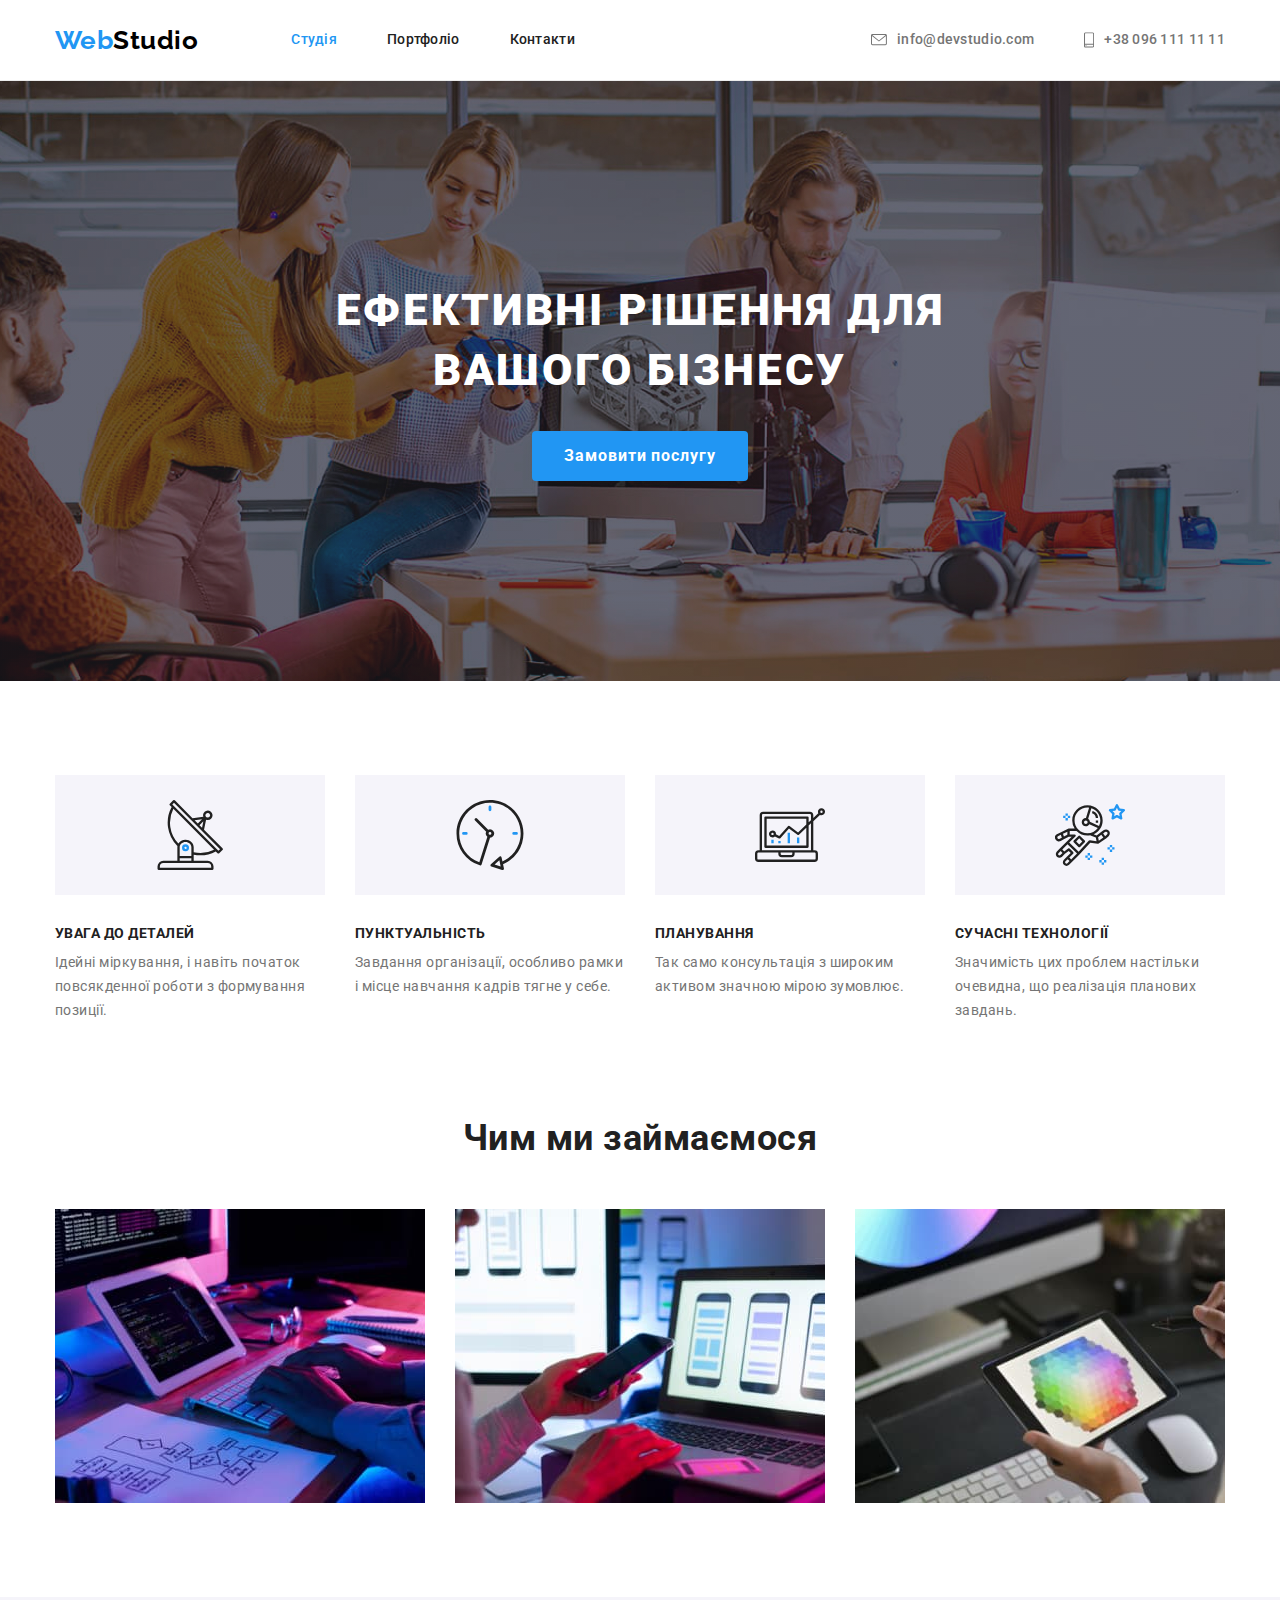
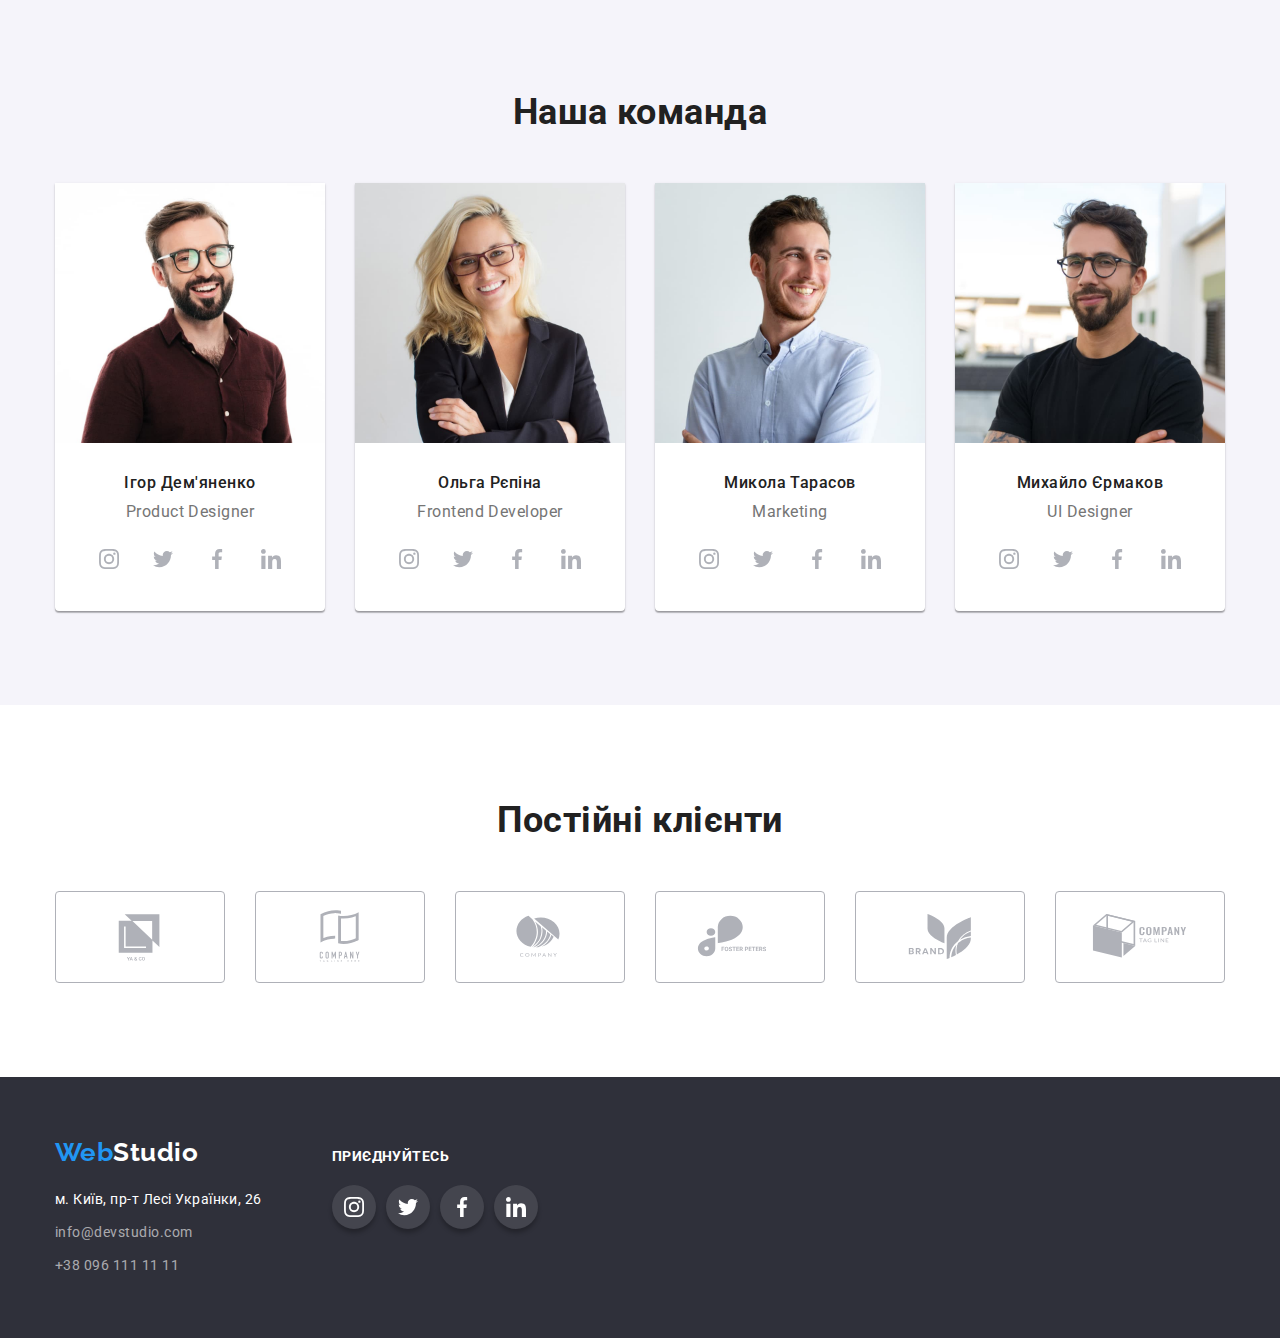
<file: index.html>
<!DOCTYPE html>
<html lang="uk">
<head>
  <meta charset="UTF-8">
  <meta http-equiv="X-UA-Compatible" content="IE=edge">
  <meta name="viewport" content="width=device-width, initial-scale=1.0">
  <title>Студія</title>
  <link href="https://fonts.googleapis.com/css2?family=Raleway:wght@700&family=Roboto:wght@400;500;700;900&display=swap"
    rel="stylesheet">
  <link rel="stylesheet" href="https://cdnjs.cloudflare.com/ajax/libs/modern-normalize/1.1.0/modern-normalize.min.css">
  <link rel="stylesheet" href="./css/style.css">
</head>
<body>

  <!--Шапка сайту-->
  <header class="page-header">
    <div class="container main-site">
      <nav class="nav-site">
        <a href="#" lang="en" class="logo-header">
          <span class="logo-web">Web</span>Studio
        </a>
        <ul class="nav-header  list">
          <li class="item"><a href="" class="link-current">Студія</a></li>
          <li class="item"><a href="./portfolio.html" class="link">Портфоліо</a></li>
          <li class="item"><a href="" class="link">Контакти</a></li>
        </ul>
      </nav>
      <ul class="com-header list">
        <li class="item">
          <a href="mailto:info@devstudio.com" class="link icon">
              <svg class="icon-mail" width="16" height="12">
                <use href="./images/icons.svg#icon-mail"></use>
              </svg>
            info@devstudio.com 
          </a>
        </li>
        <li class="item">
          <a href="tel:+380961111111" class="link icon">
            <svg class="icon-phone" width="10" height="16">
              <use href="./images/icons.svg#icon-phone"></use>
            </svg>
            +38 096 111 11 11
          </a>
        </li>
      </ul>
    </div>
    
  </header>
  <main>
    <!--Герой-->
    <div>
      <section class="hero">
        <div class="container ">
          <h1 class="hero-title">Ефективні рішення для<br> вашого бізнесу</h1>
          <button type="button" class="button-hero">Замовити послугу</button>
        </div>
      </section>
    </div>
    <!--Особливості-->
    <section class="section-features">
      <div class="container">
        <h2 class="visually-hidden">Особливості</h2>

        <ul class="features list">
          <li class="feature-item">
            <div class="icon-features">
              <svg class="icon-antenna" width="70" height="70">
                <use href="./images/icons.svg#icon-antenna"></use>
              </svg>
            </div>
            <h3 class="title">УВАГА ДО ДЕТАЛЕЙ</h3>
            <p class="text">Ідейні міркування, і навіть початок повсякденної роботи з формування позиції.</p>
          </li>
          <li class="feature-item">
            <div class="icon-features">
              <svg class="icon-clock" width="70" height="70">
                <use href="./images/icons.svg#icon-clock"></use>
              </svg>
            </div>
            <h3 class="title">ПУНКТУАЛЬНІСТЬ</h3>
            <p class="text">Завдання організації, особливо рамки і місце навчання кадрів тягне у себе.</p>
          </li>
          <li class="feature-item">
            <div class="icon-features">
              <svg class="icon-diagram" width="70" height="70">
                <use href="./images/icons.svg#icon-diagram"></use>
              </svg>
            </div>
            <h3 class="title">ПЛАНУВАННЯ</h3>
            <p class="text">Так само консультація з широким активом значною мірою зумовлює.</p>
          </li>
          <li class="feature-item">
            <div class="icon-features">
              <svg class="icon-astronaut" width="70" height="70">
                <use href="./images/icons.svg#icon-astronaut"></use>
              </svg>
            </div>
              <h3 class="title">СУЧАСНІ ТЕХНОЛОГІЇ</h3>
              <p class="text">Значимість цих проблем настільки очевидна, що реалізація планових завдань.</p>
          </li>
        </ul>
      </div>
    </section>
    <!--Чим займаемося-->
    <section class="section">
      <div class="container">
        <h2 class="section-title">Чим ми займаємося</h2>
        <ul class="work list">
          <li class="work-item"><img src="./images/box1.jpg" alt="робота на планшеті" width="370"></li>
          <li class="work-item"><img src="./images/box2.jpg" alt="робота на ноутбуці" width="370"></li>
          <li class="work-item"><img src="./images/box3.jpg" alt="робота з електронним перо" width="370"></li>
        </ul>
      </div>
    </section>
    <!--Команда-->
    <section class="section section-staff">
      <div class="container">
        <h2 class="section-title">Наша команда</h2>
        <ul class="staff list">
          <li class="staff-item">
            <img src="./images/img.jpg" alt="хлопець в темній сорочці" width="270">
            <div class="staff-border">
              <h3 class="title">Ігор Дем'яненко</h3>
              <p class="text" lang="en">Product Designer</p>


              <ul class="staff-soc-list list">
                <li class="staff-soc-item">
                  <a href="#" class="staff-soc-link">
                    <svg class="staff-soc-icon" width="20" height="20">
                      <use href="./images/icons.svg#icon-instagram"></use>
                    </svg>
                  </a>
                </li>
                <li class="staff-soc-item">
                  <a href="#" class="staff-soc-link">
                    <svg class="staff-soc-icon" width="20" height="20">
                      <use href="./images/icons.svg#icon-twitter"></use>
                    </svg>
                  </a>
                </li>
                <li class="staff-soc-item">
                  <a href="#" class="staff-soc-link">
                    <svg class="staff-soc-icon" width="20" height="20">
                      <use href="./images/icons.svg#icon-facebook"></use>
                    </svg>
                  </a>
                </li>
                <li class="staff-soc-item">
                  <a href="#" class="staff-soc-link">
                    <svg class="staff-soc-icon" width="20" height="20">
                      <use href="./images/icons.svg#icon-linkedin"></use>
                    </svg>
                  </a>
                </li>
              </ul>
            </div>
          </li>
          <li class="staff-item">
            <img src="./images/img(1).jpg" alt="дивчина" width="270">
            <div class="staff-border">
              <h3 class="title">Ольга Рєпіна</h3>
              <p class="text" lang="en">Frontend Developer</p>
              <ul class="staff-soc-list list">
                <li class="staff-soc-item">
                  <a href="#" class="staff-soc-link">
                    <svg class="staff-soc-icon" width="20" height="20">
                      <use href="./images/icons.svg#icon-instagram"></use>
                    </svg>
                  </a>
                </li>
                <li class="staff-soc-item">
                  <a href="#" class="staff-soc-link">
                    <svg class="staff-soc-icon" width="20" height="20">
                      <use href="./images/icons.svg#icon-twitter"></use>
                    </svg>
                  </a>
                </li>
                <li class="staff-soc-item">
                  <a href="#" class="staff-soc-link">
                    <svg class="staff-soc-icon" width="20" height="20">
                      <use href="./images/icons.svg#icon-facebook"></use>
                    </svg>
                  </a>
                </li>
                <li class="staff-soc-item">
                  <a href="#" class="staff-soc-link">
                    <svg class="staff-soc-icon" width="20" height="20">
                      <use href="./images/icons.svg#icon-linkedin"></use>
                    </svg>
                  </a>
                </li>
              </ul>
            </div>
          </li>
          <li class="staff-item">
            <img src="./images/img(2).jpg" alt="хлопець у світлій сорочці" width="270">
            <div class="staff-border">
              <h3 class="title">Микола Тарасов</h3>
              <p class="text" lang="en">Marketing</p>
              <ul class="staff-soc-list list">
                <li class="staff-soc-item">
                  <a href="#" class="staff-soc-link">
                    <svg class="staff-soc-icon" width="20" height="20">
                      <use href="./images/icons.svg#icon-instagram"></use>
                    </svg>
                  </a>
                </li>
                <li class="staff-soc-item">
                  <a href="#" class="staff-soc-link">
                    <svg class="staff-soc-icon" width="20" height="20">
                      <use href="./images/icons.svg#icon-twitter"></use>
                    </svg>
                  </a>
                </li>
                <li class="staff-soc-item">
                  <a href="#" class="staff-soc-link">
                    <svg class="staff-soc-icon" width="20" height="20">
                      <use href="./images/icons.svg#icon-facebook"></use>
                    </svg>
                  </a>
                </li>
                <li class="staff-soc-item">
                  <a href="#" class="staff-soc-link">
                    <svg class="staff-soc-icon" width="20" height="20">
                      <use href="./images/icons.svg#icon-linkedin"></use>
                    </svg>
                  </a>
                </li>
              </ul>
            </div>
          </li>
          <li class="staff-item">
            <img src="./images/img(3).jpg" alt="хлопець в чорній футболці" width="270">
            <div class="staff-border">
              <h3 class="title">Михайло Єрмаков</h3>
              <p class="text" lang="en">UI Designer</p>
              <ul class="staff-soc-list list">
                <li class="staff-soc-item">
                  <a href="#" class="staff-soc-link">
                    <svg class="staff-soc-icon" width="20" height="20">
                      <use href="./images/icons.svg#icon-instagram"></use>
                    </svg>
                  </a>
                </li>
                <li class="staff-soc-item">
                  <a href="#" class="staff-soc-link">
                    <svg class="staff-soc-icon" width="20" height="20">
                      <use href="./images/icons.svg#icon-twitter"></use>
                    </svg>
                  </a>
                </li>
                <li class="staff-soc-item">
                  <a href="#" class="staff-soc-link">
                    <svg class="staff-soc-icon" width="20" height="20">
                      <use href="./images/icons.svg#icon-facebook"></use>
                    </svg>
                  </a>
                </li>
                <li class="staff-soc-item">
                  <a href="#" class="staff-soc-link">
                    <svg class="staff-soc-icon" width="20" height="20">
                      <use href="./images/icons.svg#icon-linkedin"></use>
                    </svg>
                  </a>
                </li>
              </ul>
            </div>
          </li>
        </ul>
      </div>
    </section>
    <!--Постійні клиенти-->
    <section class="section">
      <div class="container">
        <h2 class="section-title">Постійні клієнти</h2>
        <ul class="clients-list list">
          <li class="client-item">
            <a href="#" class="client-link">
              <svg class="client-icon" width="106" height="60">
                <use href="./images/icons.svg#icon-client1"></use>
              </svg>
            </a>
              
          </li>
          <li class="client-item">
            <a href="#" class="client-link">
              <svg class="client-icon" width="106" height="60">
                <use href="./images/icons.svg#icon-client2"></use>
              </svg>
            </a>
              
          </li>
          <li class="client-item">
            <a href="#" class="client-link">
              <svg class="client-icon" width="106" height="60">
                <use href="./images/icons.svg#icon-client3"></use>
              </svg>
            </a>
              
          </li>
          <li class="client-item">
            <a href="#" class="client-link">
              <svg class="client-icon" width="106" height="60">
                <use href="./images/icons.svg#icon-client4"></use>
              </svg>
            </a>
              
          </li>
          <li class="client-item">
            <a href="#" class="client-link">
              <svg class="client-icon" width="106" height="60">
                <use href="./images/icons.svg#icon-client5"></use>
              </svg>
            </a>
              
          </li>
          <li class="client-item">
            <a href="#" class="client-link">
              <svg class="client-icon" width="106" height="60">
                <use href="./images/icons.svg#icon-client6"></use>
              </svg>
            </a>
              
          </li>
        </ul>
      </div>
    </section>
  </main>
  <!--Футер-->
  <footer class="bcg-footer">
    <div class="container footer-box">
      <div>
        <a href="#" lang="en" class="logo-footer">
          <span class="logo-web">Web</span>Studio
        </a>
        <address>
          <ul class="list">
            <li class="addr-footer">
              <p class="text">м. Київ, пр-т Лесі Українки, 26</p>
            </li>
            <li class="com-footer">
              <a href="mailto:info@devstudio.com" class="link-footer">info@devstudio.com </a>
            </li>
            <li class="com-footer">
              <a href="tel:+380961111111" class="link-footer">+38 096 111 11 11 </a>
            </li>
          </ul>
        </address>
      </div>
      <div class="soc-footer">
        <h2 class="footer-title">Приєднуйтесь</h2>
        <ul class="footer-soc-list list">
          <li class="footer-soc-item">
            <a href="#" class="footer-soc-link">
              <svg class="footer-soc-icon" width="20" height="20">
                <use href="./images/icons.svg#icon-instagram"></use>
              </svg>
            </a>
          </li>
          <li class="footer-soc-item">
            <a href="#" class="footer-soc-link">
              <svg class="footer-soc-icon" width="20" height="20">
                <use href="./images/icons.svg#icon-twitter"></use>
              </svg>
            </a>
          </li>
          <li class="footer-soc-item">
            <a href="#" class="footer-soc-link">
              <svg class="footer-soc-icon" width="20" height="20">
                <use href="./images/icons.svg#icon-facebook"></use>
              </svg>
            </a>
          </li>
          <li class="footer-soc-item">
            <a href="#" class="footer-soc-link">
              <svg class="footer-soc-icon" width="20" height="20">
                <use href="./images/icons.svg#icon-linkedin"></use>
              </svg>
            </a>
          </li>
        </ul>
      </div>
    </div>
    
  </footer>
</body>
</html>
</file>
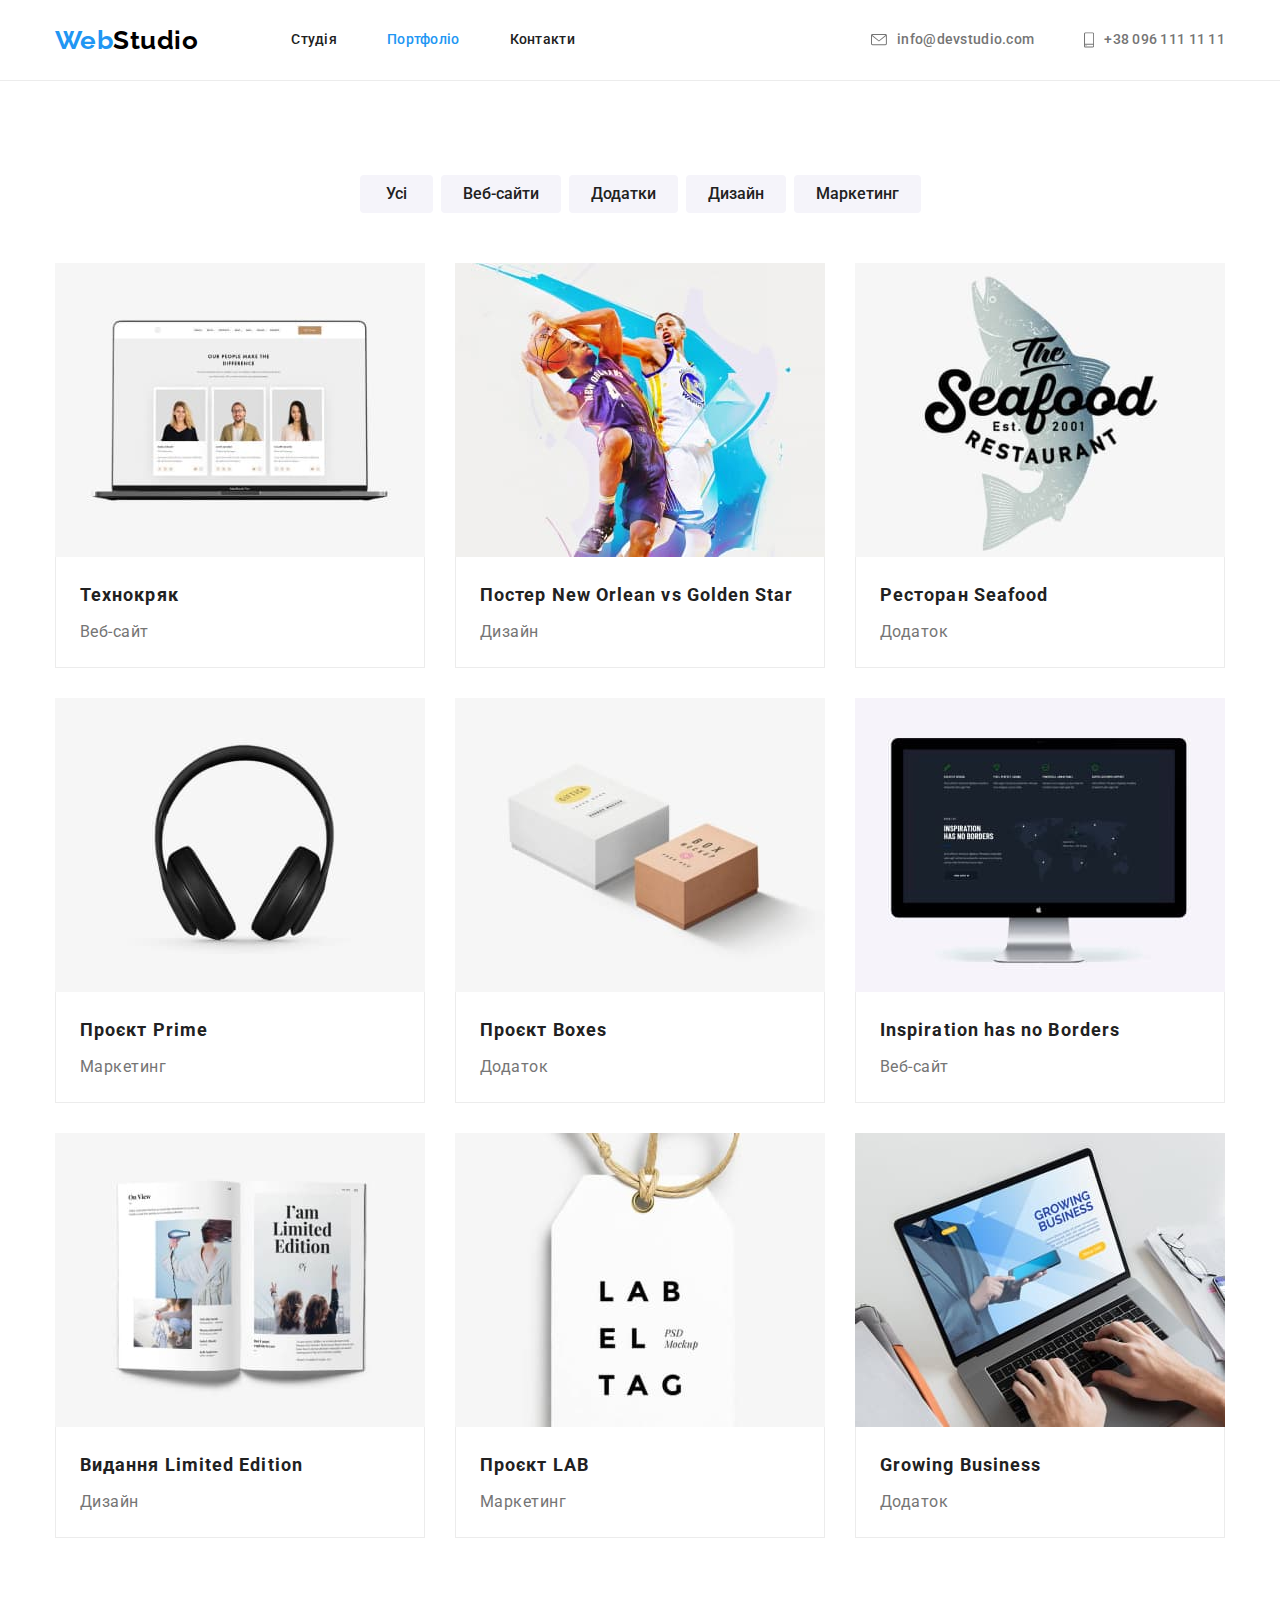
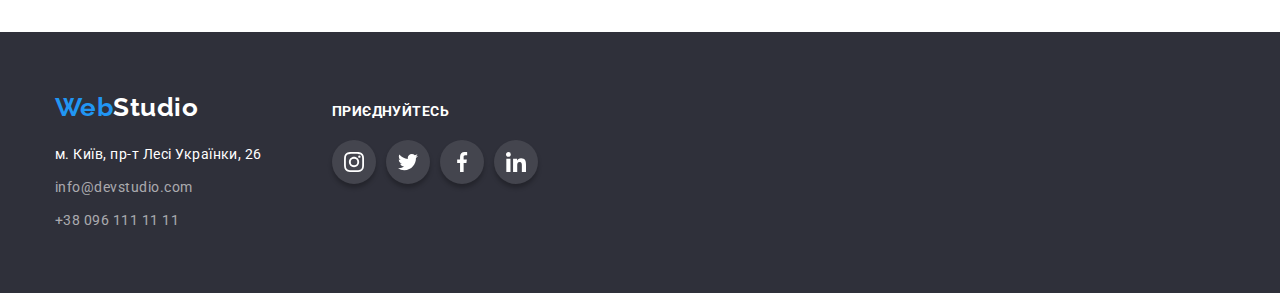
<file: portfolio.html>
<!DOCTYPE html>
<html lang="uk">
<head>
    <meta charset="UTF-8">
    <meta http-equiv="X-UA-Compatible" content="IE=edge">
    <meta name="viewport" content="width=device-width, initial-scale=1.0">
    <title>Портфоліо</title>
    <link href="https://fonts.googleapis.com/css2?family=Raleway:wght@700&family=Roboto:wght@400;500;700;900&display=swap"
        rel="stylesheet">
    <link rel="stylesheet" href="https://cdnjs.cloudflare.com/ajax/libs/modern-normalize/1.1.0/modern-normalize.min.css">
    <link rel="stylesheet" href="./css/style.css">

</head>
<body>
    <!--Шапка сайту-->
    <header class="page-header">
        <div class="container main-site">
            <nav class="nav-site">
                <a href="#" lang="en" class="logo-header">
                    <span class="logo-web">Web</span>Studio
                </a>
                <ul class="nav-header list">
                    <li class="item"><a href="./index.html" class="link">Студія</a></li>
                    <li class="item"><a href="" class="link-current">Портфоліо</a></li>
                    <li class="item"><a href="" class="link">Контакти</a></li>
                </ul>
            </nav>

            <ul class="com-header list">
                <li class="item">
                    <a href="mailto:info@devstudio.com" class="link icon">
                        <svg class="icon-mail" width="16" height="12">
                            <use href="./images/icons.svg#icon-mail"></use>
                        </svg>
                        info@devstudio.com </a></li>
                    
                <li class="item">
                    <a href="tel:+380961111111" class="link icon">
                        <svg class="icon-phone" width="10" height="16">
                            <use href="./images/icons.svg#icon-phone"></use>
                        </svg>
                        +38 096 111 11 11</a></li>
                    
            </ul>
        </div>
        
    </header>
    <main>
        <section class="section">
            <div class="container">
                <h1 class="visually-hidden">Портфоліо</h1>
                <!--Фільтр-->
                <ul class="filters list">
                    <li class="filter-item"><button type="button" class="button all">Усі</button></li>
                    <li class="filter-item"><button type="button" class="button web">Веб-сайти</button></li>
                    <li class="filter-item"><button type="button" class="button add">Додатки</button></li>
                    <li class="filter-item"><button type="button" class="button design">Дизайн</button></li>
                    <li class="filter-item"><button type="button" class="button marketing">Маркетинг</button></li>
                </ul>
                <!--Проекти-->
                <ul class="projects list">
                    <li class="project-item">
                        <a href="#" class="project-link link">
                            <img src="./images/1tehnokrjak.jpg" alt="Технокряк" width="370">
                            <div class="project-border">
                                <h2 class="section-title">Технокряк</h2>
                                <p class="text">Веб-сайт</p> 
                            </div>
                        </a>
                    </li>
                    <li class="project-item">
                        <a href="#" class="project-link link">
                            <img src="./images/2new_orlean_vs_golden_star.jpg" alt="Постер New Orlean vs Golden Star" width="370">
                            <div class="project-border">
                                <h2 class="section-title">Постер New Orlean vs Golden Star</h2>
                                <p class="text">Дизайн</p>
                            </div>
                        </a>
                    </li>
                    <li class="project-item">
                        <a href="#" class="project-link link">
                            <img src="./images/3restoran_seafood.jpg" alt="Ресторан Seafood" width="370">
                            <div class="project-border">
                                <h2 class="section-title">Ресторан Seafood</h2>
                                <p class="text">Додаток</p>
                            </div>
                        </a>
                    </li>
                    <li class="project-item">
                        <a href="#" class="project-link link">
                            <img src="./images/4project_prime.jpg" alt="Проєкт Prime" width="370">
                            <div class="project-border">
                                <h2 class="section-title">Проєкт Prime</h2>
                                <p class="text">Маркетинг</p>
                            </div>
                        </a>
                    </li>
                    <li class="project-item">
                        <a href="#" class="project-link link">
                            <img src="./images/5project_boxes.jpg" alt="Проєкт Boxes" width="370">
                            <div class="project-border">
                                <h2 class="section-title">Проєкт Boxes</h2>
                                <p class="text">Додаток</p>
                            </div>
                        </a>
                    </li>
                    <li class="project-item">
                        <a href="#" class="project-link link">
                            <img src="./images/6inspiration_has_no_borders.jpg" alt="Inspiration has no Borders" width="370">
                            <div class="project-border">
                                <h2 class="section-title">Inspiration has no Borders</h2>
                                <p class="text">Веб-сайт</p>
                            </div>
                        </a>
                    </li>
                    <li class="project-item">
                        <a href="#" class="project-link link">
                            <img src="./images/7vydannja_limited_edition.jpg" alt="Видання Limited Edition" width="370">
                            <div class="project-border">
                                <h2 class="section-title">Видання Limited Edition</h2>
                                <p class="text">Дизайн</p>
                            </div>
                        </a>
                    </li>
                    <li class="project-item">
                        <a href="#" class="project-link link">
                            <img src="./images/8project_lab.jpg" alt="Проєкт LAB" width="370">
                            <div class="project-border">
                                <h2 class="section-title">Проєкт LAB</h2>
                                <p class="text">Маркетинг</p>
                            </div>
                        </a>
                    </li>
                    <li class="project-item">
                        <a href="#" class="project-link link">
                            <img src="./images/9growing_business.jpg" alt="Growing Business" width="370">
                            <div class="project-border">
                                <h2 class="section-title">Growing Business</h2>
                                <p class="text">Додаток</p>
                            </div>
                         </a>
                    </li>
                </ul>
            </div>
            
        </section>
    </main>
    <!--Футер-->
    <footer class="bcg-footer">
        <div class="container footer-box">
            <div>
                <a href="#" lang="en" class="logo-footer">
                    <span class="logo-web">Web</span>Studio
                </a>
                <address>
                    <ul class="list">
                        <li class="addr-footer">
                            <p class="text">м. Київ, пр-т Лесі Українки, 26</p>
                        </li>
                        <li class="com-footer">
                            <a href="mailto:info@devstudio.com" class="link-footer">info@devstudio.com </a>
                        </li>
                        <li class="com-footer">
                            <a href="tel:+380961111111" class="link-footer">+38 096 111 11 11 </a>
                        </li>
                    </ul>
                </address>
            </div>
            <div class="soc-footer">
                <h2 class="footer-title">Приєднуйтесь</h2>
                <ul class="footer-soc-list list">
                    <li class="footer-soc-item">
                        <a href="#" class="footer-soc-link">
                            <svg class="footer-soc-icon" width="20" height="20">
                                <use href="./images/icons.svg#icon-instagram"></use>
                            </svg>
                        </a>
                    </li>
                    <li class="footer-soc-item">
                        <a href="#" class="footer-soc-link">
                            <svg class="footer-soc-icon" width="20" height="20">
                                <use href="./images/icons.svg#icon-twitter"></use>
                            </svg>
                        </a>
                    </li>
                    <li class="footer-soc-item">
                        <a href="#" class="footer-soc-link">
                            <svg class="footer-soc-icon" width="20" height="20">
                                <use href="./images/icons.svg#icon-facebook"></use>
                            </svg>
                        </a>
                    </li>
                    <li class="footer-soc-item">
                        <a href="#" class="footer-soc-link">
                            <svg class="footer-soc-icon" width="20" height="20">
                                <use href="./images/icons.svg#icon-linkedin"></use>
                            </svg>
                        </a>
                    </li>
                </ul>
            </div>
        </div>
    
    </footer>

</body>

</html>
</file>
<file: css/style.css>
:root {
    --primery-text-color: #757575;
    --title-text-color: #212121;
    --accent-color: #2196F3;
    --button-white-bcg: #F5F4FA;
    --button-text-color: #FFFFFF;
    --hero-footer-bcg: #2F303A;
    --logo-heder-color: #000;
    --com-footer-color: rgba(255, 255, 255, 0.6);
    --border-color: #ECECEC;
    --button-hero-hover: #188CE8;
    --shadow-cards-button: 0 4px 4px 0 rgba(0, 0, 0, 0.25);
}

body {
    background-color:var(--button-text-color);
    color: var(--primery-text-color);
    font-family:Roboto, sans-serif; 
    letter-spacing: 0.03em;
}
.list {
    padding: 0;
    margin: 0;

    list-style: none;
}
h1,
h2,
h3,
h4,
h5,
h6,
p,
ul {
    margin-top: 0;
    margin-bottom: 0;
    padding: 0;
}
/*-----------------Header----------------------- */
.page-header {
    border-bottom: 1px solid var(--border-color);
}
.container {
    margin-left: auto;
    margin-right: auto;
    padding-left: 15px;
    padding-right: 15px;

    width: 1200px;
}
/*----- Logo -----*/
.logo-header {
    color: var(--logo-heder-color);
    font-family: Raleway, sans-serif;
    font-weight: 700;
    font-size: 26px;
    line-height: 1.19;
    text-decoration:none;
}
.logo-web {
    color: var(--accent-color);
}


/*----- Nav header -----*/
.main-site,
.nav-site,
.nav-header,
.com-header {
    display: flex;
    align-items: center;
}
.nav-header .item:not(:last-child) {
    margin-right: 50px;
}
/* .nav-header .item + .item {
    margin-left: 50px;
} */
.nav-header {
    margin-left: 93px;

    color: var(--title-text-color);
    font-weight: 500;
    font-size: 14px;
    line-height: 1.14;
    letter-spacing: 0.02em;
} 
.nav-header .link {
    text-decoration: none;
    color: var(--title-text-color);
}
.nav-header .link:hover,
.nav-header .link:focus {
    color: var(--accent-color);
}
.link-current {
    display: block;
    padding-top: 32px;
    padding-bottom: 32px;

    color: var(--accent-color);
    text-decoration: none;
}

/*----- Com heder -----*/
/* .com-header .item:not(:last-child) {
    margin-right: 50px;
} */
.com-header .item+.item {
    margin-left: 50px;
}
.com-header {
    margin-left: auto;

    font-weight: 500;
    font-size: 14px;
    line-height: 1.14;
    letter-spacing: 0.02em;
    text-decoration:none;
}
.com-header .link:hover,
.com-header .link:focus {
    color: var(--accent-color);
}
.com-header .link {
    padding-top: 32px;
    padding-bottom: 32px;

    color: var(--title-text-color);
    text-decoration:none;
}
.com-header .link {
    color: var(--primery-text-color);
} 

/* .item {
    display: block;
    background-color: var(--primary-text-color);
    color: var(--accent--color);
    } */
.icon {
    display: flex;
    align-items: center;
}
.icon-mail {
    margin-right: 10px;

    fill: currentColor;
}
.icon-phone {
    margin-right: 10px;

    fill: currentColor;
}
/* .com-header .icon-envelope:hover,
.com-header .icon-smartphone:hover {
    fill: var(--accent-color);
} */



/*------------------- Hero h1----------------------*/

.hero {
    max-width: 1600px;
    min-height: 600px;
    margin: 0 auto;
    padding-top: 200px;
    padding-bottom: 200px;
    
    background-color:var(--hero-footer-bcg);
    background-image: linear-gradient(
        to right,
        rgba(47, 48, 58, 0.4),
        rgba(47, 48, 58, 0.4)
    ),
    url(../images/bcg_Img.jpg);
    background-repeat: no-repeat;
    background-position: center;
    background-size: cover;
    align-items: center;
    text-align: center;
}
.hero-title {
    margin-bottom: 30px;

    color:var(--button-text-color) ;
    font-weight: 900;
    font-size: 44px;
    line-height: 1.36;
    letter-spacing: 0.06em;
    text-transform: uppercase;
}
.hero .button-hero {
    padding: 10px 32px;
    margin: 0;
    border: 0;
    border-radius: 4px;

    background-color: var(--accent-color);
    color:var(--button-text-color) ;
    font-family: Roboto, sans-serif;
    font-weight: 500;
    font-weight: 700;
    font-size: 16px;
    line-height: 1.9;
    letter-spacing: 0.06em;
    cursor: pointer;
}
.hero .button-hero:hover,
.hero .button-hero:focus {
    background-color: var(--button-hero-hover);
}

/*------------------ All Section h2 --------------*/
h2 {
     margin-bottom: 50px;
}
.visually-hidden {
    position: absolute;
    white-space: nowrap;
    width: 1px;
    height: 1px;
    overflow: hidden;
    border: 0;
    padding: 0;
    clip: rect(0 0 0 0);
    clip-path: inset(50%);
    margin: -1px;
}
.section {
    padding-top: 94px;
    padding-bottom: 94px;
}

/*----- Features h3, p -----*/
.section-features {
    padding-top: 94px;
}
.features {
    display: flex;
    gap: 30px;
}
.feature-item {
    flex-basis: calc((100% - 90px)/4);
}
.features .title {
    margin-bottom: 10px;
 
    color: var(--title-text-color);
    font-weight: 700;
    font-size: 14px;
    line-height: 1,14;
    text-transform: uppercase;
}
.features .text {
    color: var(--primery-text-color);
    font-size: 14px;
    line-height: 1.71;
}
.link .text {
    color: var(--primery-text-color);
    font-size: 14px;
    font-size: 16px;
    line-height: 1.88;
} 
.icon-features {
    margin-bottom: 30px;
    padding-top: 25px;
    padding-right: 100px;
    padding-bottom: 25px;
    padding-left: 100px;

    /* width: 270px; */
    height: 120px;
    background-color: var(--button-white-bcg);
}
.icon-antenna {
    fill: currentColor;
}
.icon-clock {
    fill: currentColor;
}
.icon-diagram {
    fill: currentColor;
}
.icon-astronaut {
    fill: currentColor;
    }

/*----- Work -----*/
.work {
    display: flex;
    gap: 30px;
}
.work-item {
    flex-basis: calc((100% - 60px)/3);
}
/* .work-item:not(:last-child) {
    margin-right: 30px;
} */

/*----- Team h3, p -----*/
.section-staff {
    background-color: var(--button-white-bcg);
}

.staff {
    display: flex;
    gap: 30px;
}
.staff-item {
    flex-basis: calc((100% - 90px)/4);

    background-color: var(--button-text-color);
    /* box-shadow: var(--shadow-cards-button); */
    box-shadow: 0px 1px 3px rgba(0, 0, 0, 0.12), 
                0px 1px 1px rgba(0, 0, 0, 0.14), 
                0px 2px 1px rgba(0, 0, 0, 0.20);
    border-radius: 0px 0px 4px 4px;
}
.staff .title {
    margin-bottom: 10px;

    color: var(--title-text-color);
    font-weight: 500;
    font-size: 16px;
    line-height: 1.19;
    text-align: center;
}
.staff .text {
    margin-bottom: 16px;

    font-weight: 400;
    font-size: 16px;
    line-height: 1.19;
    text-align: center;
}
.staff-border {
    padding-top:30px;
    padding-bottom: 30px;
    
}
.staff-soc-list {
    display: flex;
    justify-content: center;
    gap: 10px;
}
.staff-soc-item {
    width: 44px;
    height: 44px;
}

.staff-soc-link {
    width: 100%;
    height: 100%;
    border-radius: 50%;
    display: flex;
    align-items: center;
    justify-content: center;
    color: #AFB1B8;
}

.staff-soc-icon {
    fill: currentColor;
}
.staff-soc-link:hover,
.staff-soc-link:focus {
    background-color: var(--accent-color);
}
.staff-soc-link:hover .staff-soc-icon,
.staff-soc-link:focus .staff-soc-icon {
    fill: var(--button-text-color);
}
        
    
        




/* ------------------- Clients ---------------*/
.clients-list {
    display: flex;
    justify-content: center;
    align-items: center;
    gap: 30px;
}
.client-item {
    flex-basis: calc((100% - 150px)/6);
    /* width: 170px; */
    height: 92px;
}
.client-link {
    width: 100%;
    height: 100%;
    display: flex;
    align-items: center;
    justify-content: center;
    color: #AFB1B8;
    border: 1px solid #AFB1B8;
    border-radius: 4px;
}   
.client-icon {
    fill: currentColor;
} 
/* .client-link:hover,
.client-link:focus {
    border: 1px solid var(--accent-color);
    color: var(--accent-color);
} */



.client-link:hover {
    border: 1px solid var(--accent-color);
    color: var(--accent-color);
}

.client-link:focus {
    border: none;
    outline: 1px solid var(--accent-color);
    color: var(--accent-color);
}

/*-------------------- Portfolio -------------*/
/*----- Filters -----*/
.filters {
    display: flex;
    justify-content: center;
    margin-bottom: 50px;
}
.filter-item:not(:last-child) {
    margin-right: 8px;
}
.button {
    border: 0;
    
    padding:6px 22px;
    min-width: 73px; 
    border-radius: 4px;

    background-color: var(--button-white-bcg);
    color: var(--title-text-color);
    font-family: Roboto, sans-serif;
    font-weight: 500;
    font-size: 16px;
    line-height: 1.62;
    cursor: pointer;
    
}
.button:hover,
.button:focus {
    background-color: var(--accent-color);
    color: var(--button-text-color);
    box-shadow: 0 3px 1px 0 rgba(0, 0, 0, 0.10),
                0 1px 2px 0 rgba(0, 0, 0, 0.08),
                0 2px 2px 0 rgba(0, 0, 0, 0.12);
}

/*----- Projects -----*/
.projects {
    display: flex;
    flex-wrap: wrap;
    gap: 30px;
}
.project-item {
     flex-basis: calc((100% - 60px)/3);
     
}
.project-link {
    display: block;
}
.project-link:hover,
.project-link:focus {
    box-shadow: var(--shadow-cards-button);
}
.projects .link {
    padding-top: 0;
    padding-bottom: 0;
    text-decoration: none;
}
.section-title {
    color: var(--title-text-color);
    font-weight: 700;
    font-size: 36px;
    line-height: 1.17;
    text-align: center;
}
.link .section-title {
    margin-bottom: 4px;

    color: var(--title-text-color);
    font-weight: 700;
    font-size: 18px;
    line-height: 2;
    letter-spacing: 0.06em;
    text-align: left;
}
.project-border {
    padding: 20px 24px;
    

    border-right: 1px solid var(--border-color);
    border-bottom: 1px solid var(--border-color);
    border-left: 1px solid var(--border-color);
}
img {
    display: block;
    max-width: 100%;
    height: auto;
}





/*-------------------- Footer -------------------*/
.bcg-footer {
    
    padding-top: 60px;
    padding-bottom: 60px;

    background-color: var(--hero-footer-bcg);
}
.footer-box {
    display: flex;
    align-items: baseline;
}
.logo-footer {
    display: inline-block;
    margin-bottom: 20px;

    color:var(--button-text-color);
    font-family: Raleway, sans-serif;
    font-weight: 700;
    font-size: 26px;
    line-height: 1.19;
    text-decoration:none;
}
.addr-footer .text{
    margin-bottom: 9px;

    color:var(--button-text-color);
    font-style: normal;
    font-size: 14px;
    line-height: 1.71;
}
.com-footer:not(:last-child) {
    margin-bottom: 9px;
}

.com-footer .link-footer {
    padding-top: 0;
    padding-bottom: 0;

    color: var(--com-footer-color);
    font-style: normal;
    font-size: 14px;
    line-height: 1.71;
    text-decoration: none;
}
.com-footer .link-footer:hover,
.com-footer .link-footer:focus {
    color: var(--accent-color);
}
/* ------ Join --------*/
.soc-footer {
    margin-left: 70px;
}
.footer-title {
    margin-bottom: 20px;
    color: var(--button-text-color);
    text-transform: uppercase;

    font-weight: 700;
    font-size: 14px;
    line-height: 1.14;
    letter-spacing: 0.03em;
    
}
.footer-soc-list {
    display: flex;
    justify-content: left;
    gap: 10px;
}

.footer-soc-item {
    width: 44px;
    height: 44px;
}

.footer-soc-link {
    width: 100%;
    height: 100%;
    border-radius: 50%;
    display: flex;
    align-items: center;
    justify-content: center;
    color: var(--button-text-color);
    background: rgba(255, 255, 255, 0.1);
    box-shadow: 0px 4px 4px rgba(0, 0, 0, 0.25);
}

.footer-soc-icon {
    fill: currentColor;
}

.footer-soc-link:hover,
.footer-soc-link:focus {
    background-color: var(--accent-color);
}

/* .footer-soc-link:hover .staff-soc-icon,
.footer-soc-link:focus .staff-soc-icon {
    fill: var(--button-text-color);
} */
</file>
